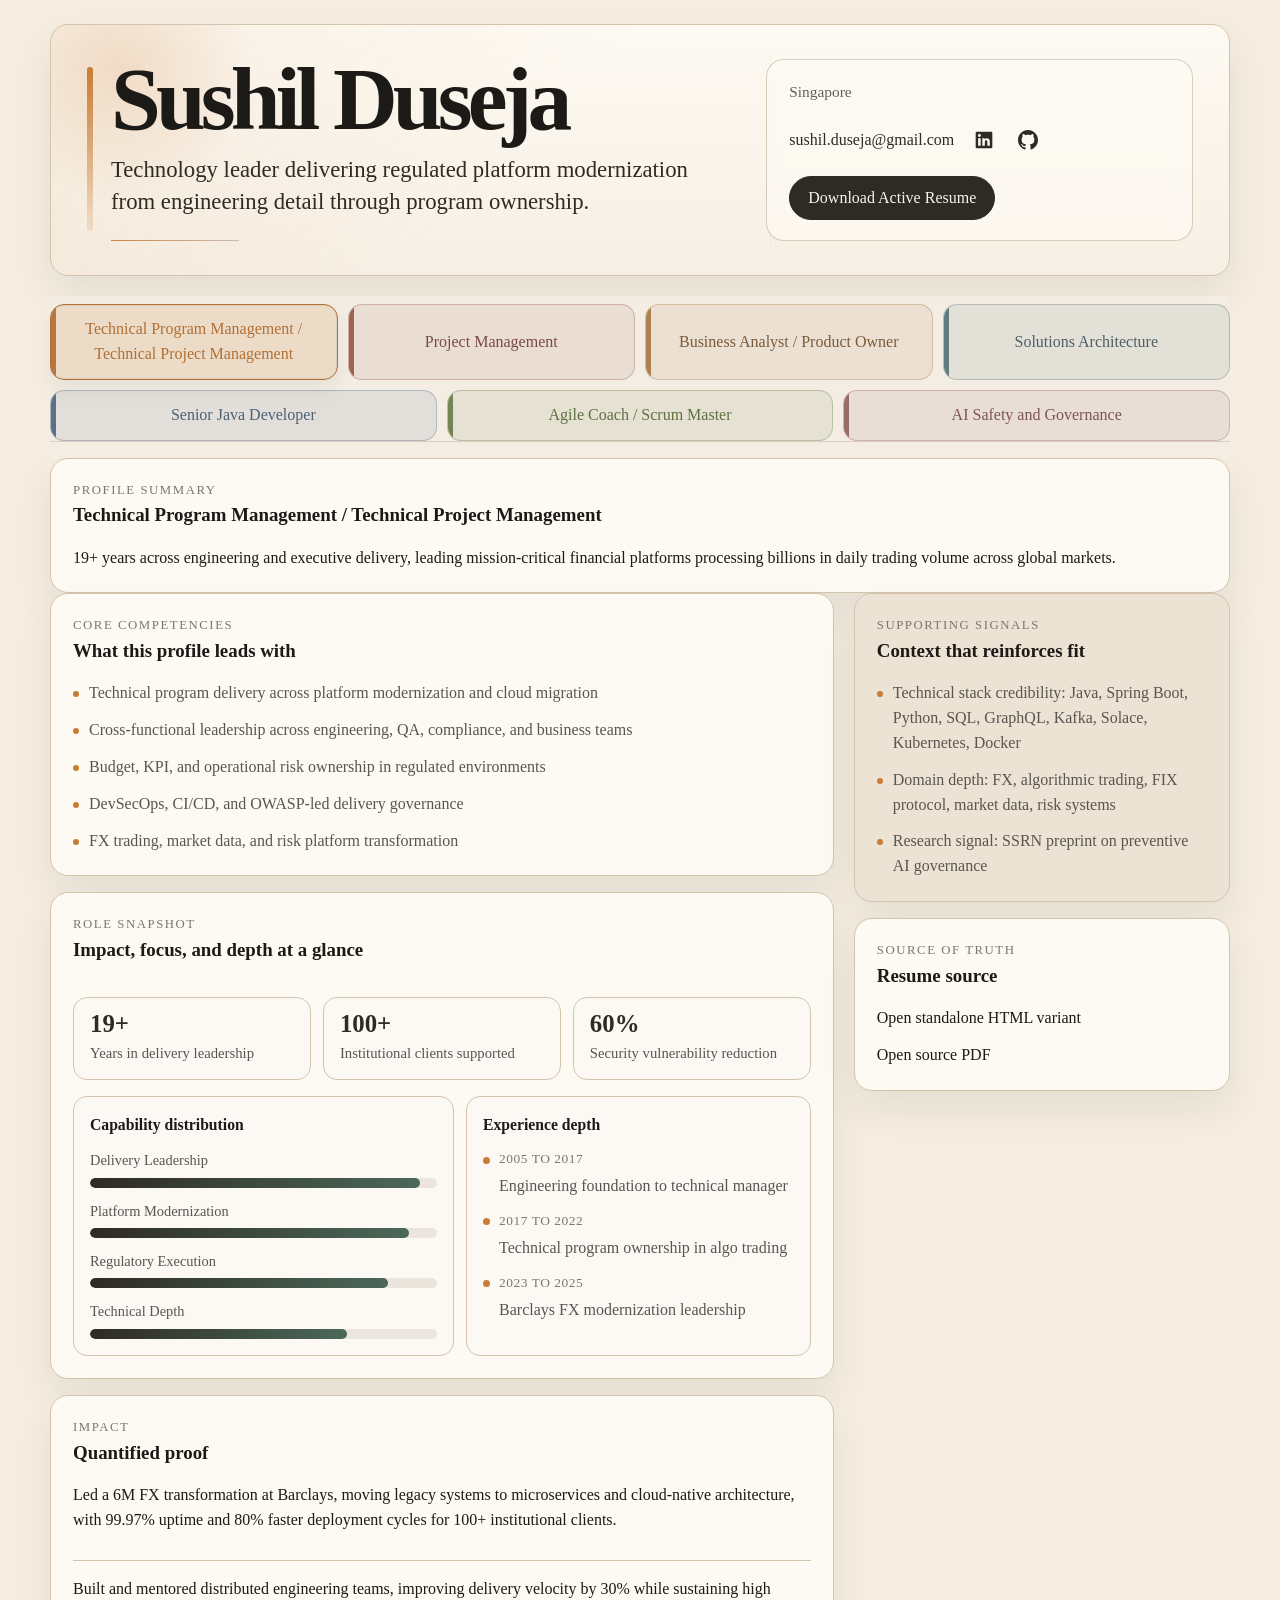
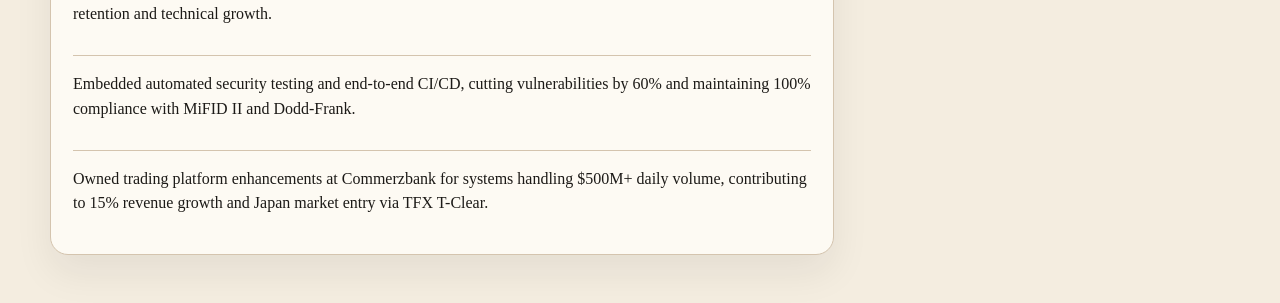
<file: index.html>
<!doctype html>
<html lang="en">
<head>
  <meta charset="utf-8">
  <meta name="viewport" content="width=device-width, initial-scale=1">
  <title>Sushil Duseja | Interactive Resume</title>
  <meta name="description" content="Interactive recruiter-first resume with seven role-specific profiles and direct PDF downloads.">
  <link rel="stylesheet" href="assets/css/styles.css">
</head>
<body data-page="interactive" data-root="">
  <div class="page-shell">
    <header class="site-header">
      <div class="identity-block">
        <p class="eyebrow ui-hidden">Interactive Resume</p>
        <h1>Sushil Duseja</h1>
        <p class="positioning" id="active-positioning"></p>
      </div>
      <div class="contact-block">
        <p class="contact-location">Singapore</p>
        <div class="contact-links">
          <a href="mailto:sushil.duseja@gmail.com">sushil.duseja@gmail.com</a>
          <a href="https://www.linkedin.com/in/sushilduseja" target="_blank" rel="noreferrer" class="icon-link linkedin-link">
            <svg aria-label="LinkedIn" viewBox="0 0 24 24" width="20" height="20" fill="currentColor">
              <path d="M20.5 2h-17A1.5 1.5 0 002 3.5v17A1.5 1.5 0 003.5 22h17a1.5 1.5 0 001.5-1.5v-17A1.5 1.5 0 0020.5 2zM8 19H5v-9h3zM6.5 8.25A1.75 1.75 0 118.3 6.5a1.78 1.78 0 01-1.8 1.75zM19 19h-3v-4.74c0-1.42-.6-1.93-1.38-1.93A1.74 1.74 0 0013 14.19a.66.66 0 000 .14V19h-3v-9h2.9v1.3a3.11 3.11 0 012.7-1.4c1.55 0 3.36.86 3.36 3.66z"/>
            </svg>
          </a>
          <a href="https://github.com/sushilduseja" target="_blank" rel="noreferrer" class="icon-link github-link">
            <svg aria-label="GitHub" viewBox="0 0 24 24" width="20" height="20" fill="currentColor">
              <path d="M12 0c-6.626 0-12 5.373-12 12 0 5.302 3.438 9.8 8.207 11.387.599.111.793-.261.793-.577v-2.234c-3.338.726-4.033-1.416-4.033-1.416-.546-1.387-1.333-1.756-1.333-1.756-1.089-.745.083-.729.083-.729 1.205.084 1.839 1.237 1.839 1.237 1.07 1.834 2.807 1.304 3.492.997.107-.775.418-1.305.762-1.604-2.665-.305-5.467-1.334-5.467-5.931 0-1.311.469-2.381 1.236-3.221-.124-.303-.535-1.524.117-3.176 0 0 1.008-.322 3.301 1.23.957-.266 1.983-.399 3.003-.404 1.02.005 2.047.138 3.006.404 2.291-1.552 3.297-1.23 3.297-1.23.653 1.653.242 2.874.118 3.176.77.84 1.235 1.911 1.235 3.221 0 4.609-2.807 5.624-5.479 5.921.43.372.823 1.102.823 2.222v 3.293c0 .319.192.694.801.576 4.765-1.589 8.199-6.086 8.199-11.386 0-6.627-5.373-12-12-12z"/>
            </svg>
          </a>
        </div>
        <div class="contact-actions">
          <a class="button button-primary" id="active-pdf-link" href="resume/TPM/Sushil_K_Duseja_Resume.pdf" target="_blank" rel="noreferrer">Download Active Resume</a>
        </div>
      </div>
    </header>

    <nav class="tab-bar" aria-label="Resume categories">
      <div class="tab-list" id="tab-list" role="tablist" aria-orientation="horizontal"></div>
    </nav>

    <main class="content-shell" id="profile-root" tabindex="-1"></main>
  </div>

  <script src="assets/data/resume-data.js"></script>
  <script src="assets/js/app.js"></script>
</body>
</html>
</file>
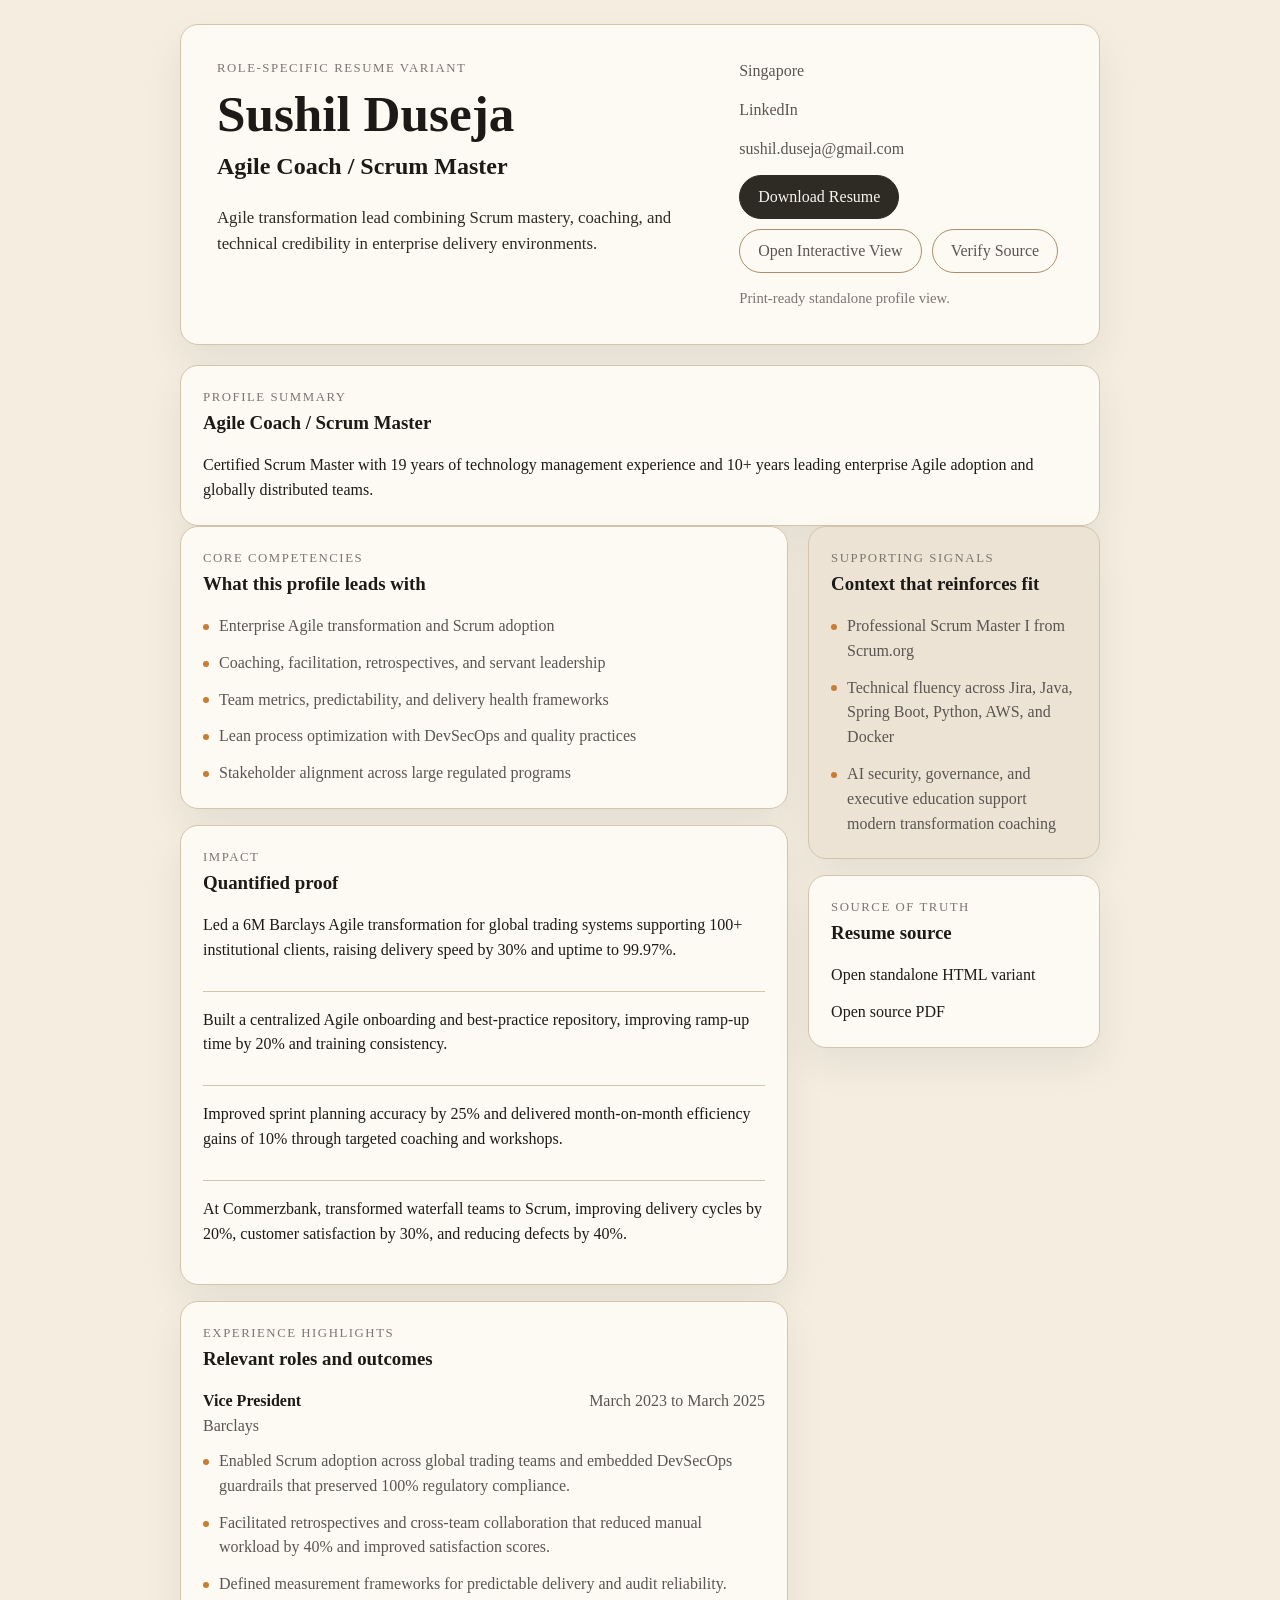
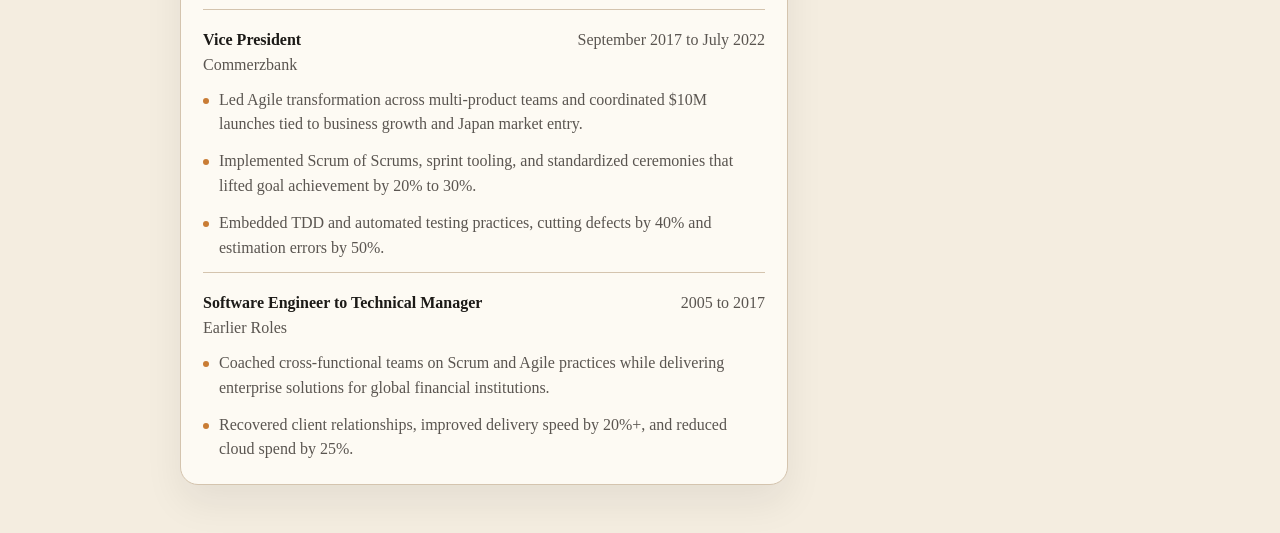
<file: pages/agile-coach-scrum-master.html>
<!doctype html>
<html lang="en">
<head>
  <meta charset="utf-8">
  <meta name="viewport" content="width=device-width, initial-scale=1">
  <title>Sushil Duseja | Agile Coach / Scrum Master</title>
  <link rel="stylesheet" href="../assets/css/styles.css">
</head>
<body data-page="variant" data-profile="sm" data-root="../">
  <main class="variant-page">
    <header class="variant-header">
      <div>
        <p class="eyebrow">Role-Specific Resume Variant</p>
        <h1>Sushil Duseja</h1>
        <h2 id="variant-title"></h2>
        <p class="variant-positioning" id="variant-positioning"></p>
      </div>
      <div class="variant-meta">
        <p>Singapore</p>
        <p><a href="https://www.linkedin.com/in/sushilduseja" target="_blank" rel="noreferrer">LinkedIn</a></p>
        <p><a href="mailto:sushil.duseja@gmail.com">sushil.duseja@gmail.com</a></p>
        <div class="variant-actions">
          <a class="button button-primary" id="variant-pdf-link" href="../resume/SM/CV_Sushil_Duseja.pdf" target="_blank" rel="noreferrer">Download Resume</a>
          <a class="button" id="variant-interactive-link" href="../index.html#sm">Open Interactive View</a>
          <a class="button" id="variant-source-link" href="../resume/SM/CV_Sushil_Duseja.pdf" target="_blank" rel="noreferrer">Verify Source</a>
        </div>
        <p class="print-note">Print-ready standalone profile view.</p>
      </div>
    </header>
    <section class="variant-shell" id="variant-root"></section>
  </main>
  <script src="../assets/data/resume-data.js"></script>
  <script src="../assets/js/app.js"></script>
</body>
</html>
</file>
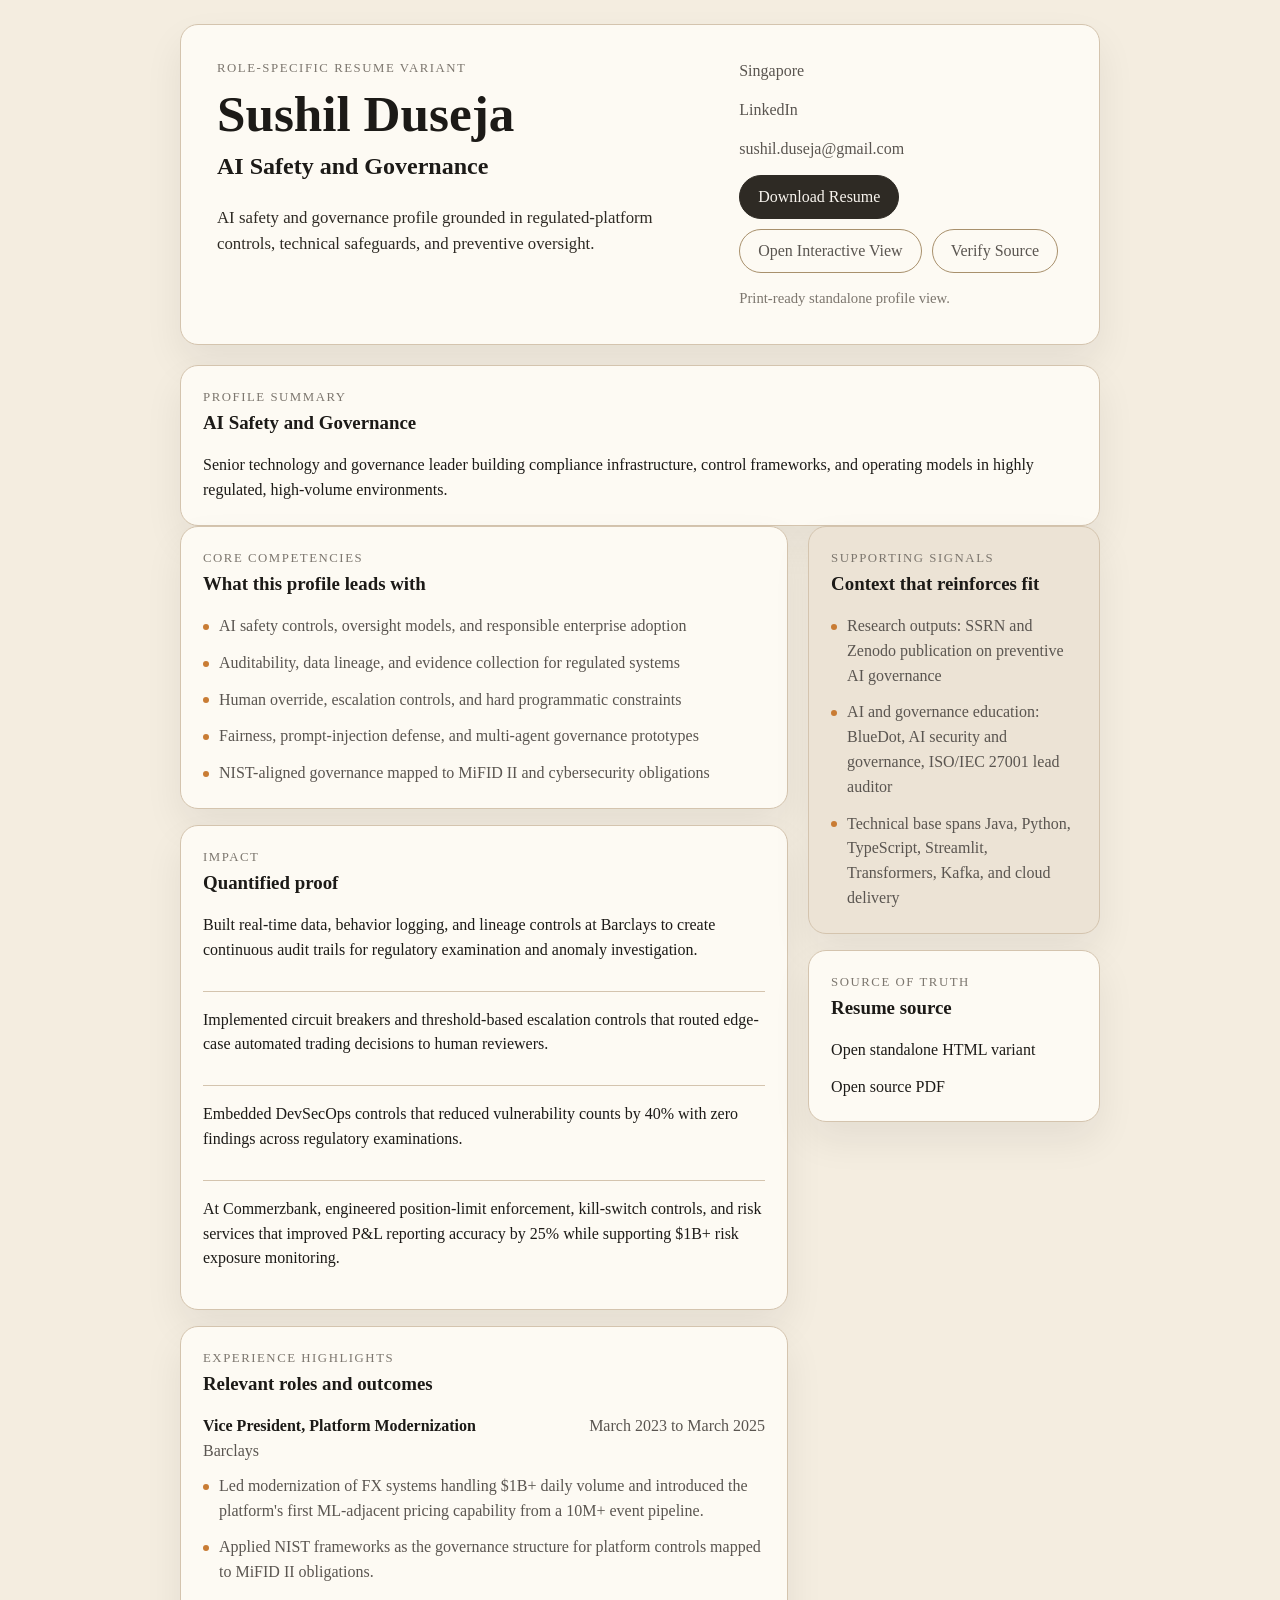
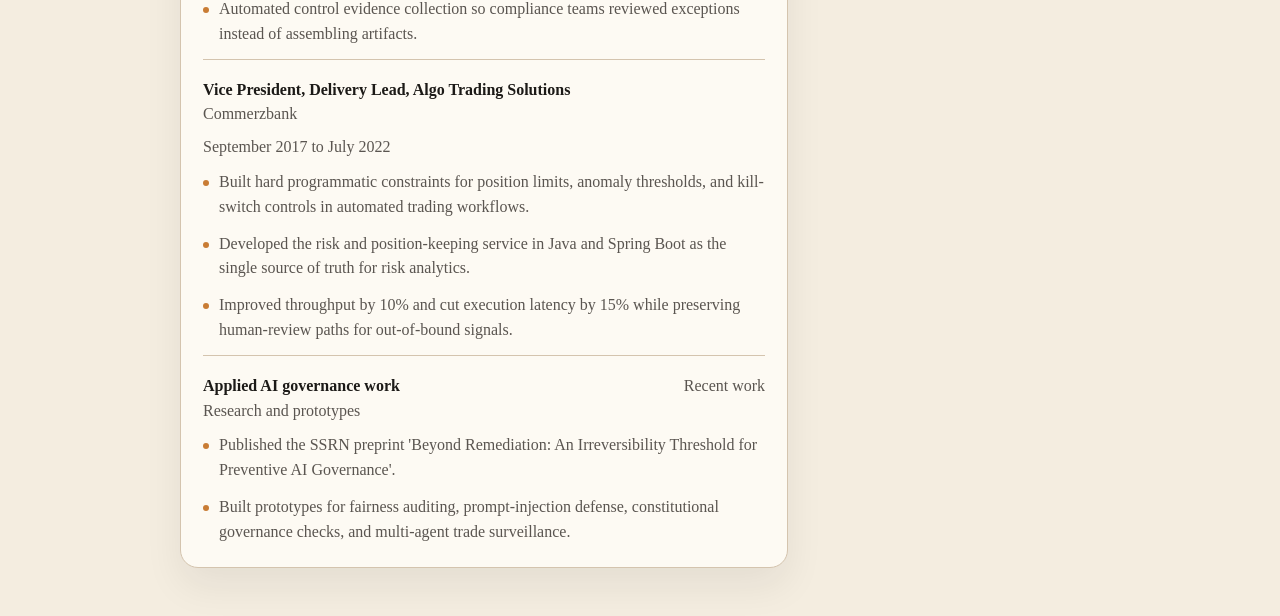
<file: pages/ai-safety-governance.html>
<!doctype html>
<html lang="en">
<head>
  <meta charset="utf-8">
  <meta name="viewport" content="width=device-width, initial-scale=1">
  <title>Sushil Duseja | AI Safety and Governance</title>
  <link rel="stylesheet" href="../assets/css/styles.css">
</head>
<body data-page="variant" data-profile="ai" data-root="../">
  <main class="variant-page">
    <header class="variant-header">
      <div>
        <p class="eyebrow">Role-Specific Resume Variant</p>
        <h1>Sushil Duseja</h1>
        <h2 id="variant-title"></h2>
        <p class="variant-positioning" id="variant-positioning"></p>
      </div>
      <div class="variant-meta">
        <p>Singapore</p>
        <p><a href="https://www.linkedin.com/in/sushilduseja" target="_blank" rel="noreferrer">LinkedIn</a></p>
        <p><a href="mailto:sushil.duseja@gmail.com">sushil.duseja@gmail.com</a></p>
        <div class="variant-actions">
          <a class="button button-primary" id="variant-pdf-link" href="../resume/AI/Resume_Sushil_Duseja.pdf" target="_blank" rel="noreferrer">Download Resume</a>
          <a class="button" id="variant-interactive-link" href="../index.html#ai">Open Interactive View</a>
          <a class="button" id="variant-source-link" href="../resume/AI/Resume_Sushil_Duseja.pdf" target="_blank" rel="noreferrer">Verify Source</a>
        </div>
        <p class="print-note">Print-ready standalone profile view.</p>
      </div>
    </header>
    <section class="variant-shell" id="variant-root"></section>
  </main>
  <script src="../assets/data/resume-data.js"></script>
  <script src="../assets/js/app.js"></script>
</body>
</html>
</file>
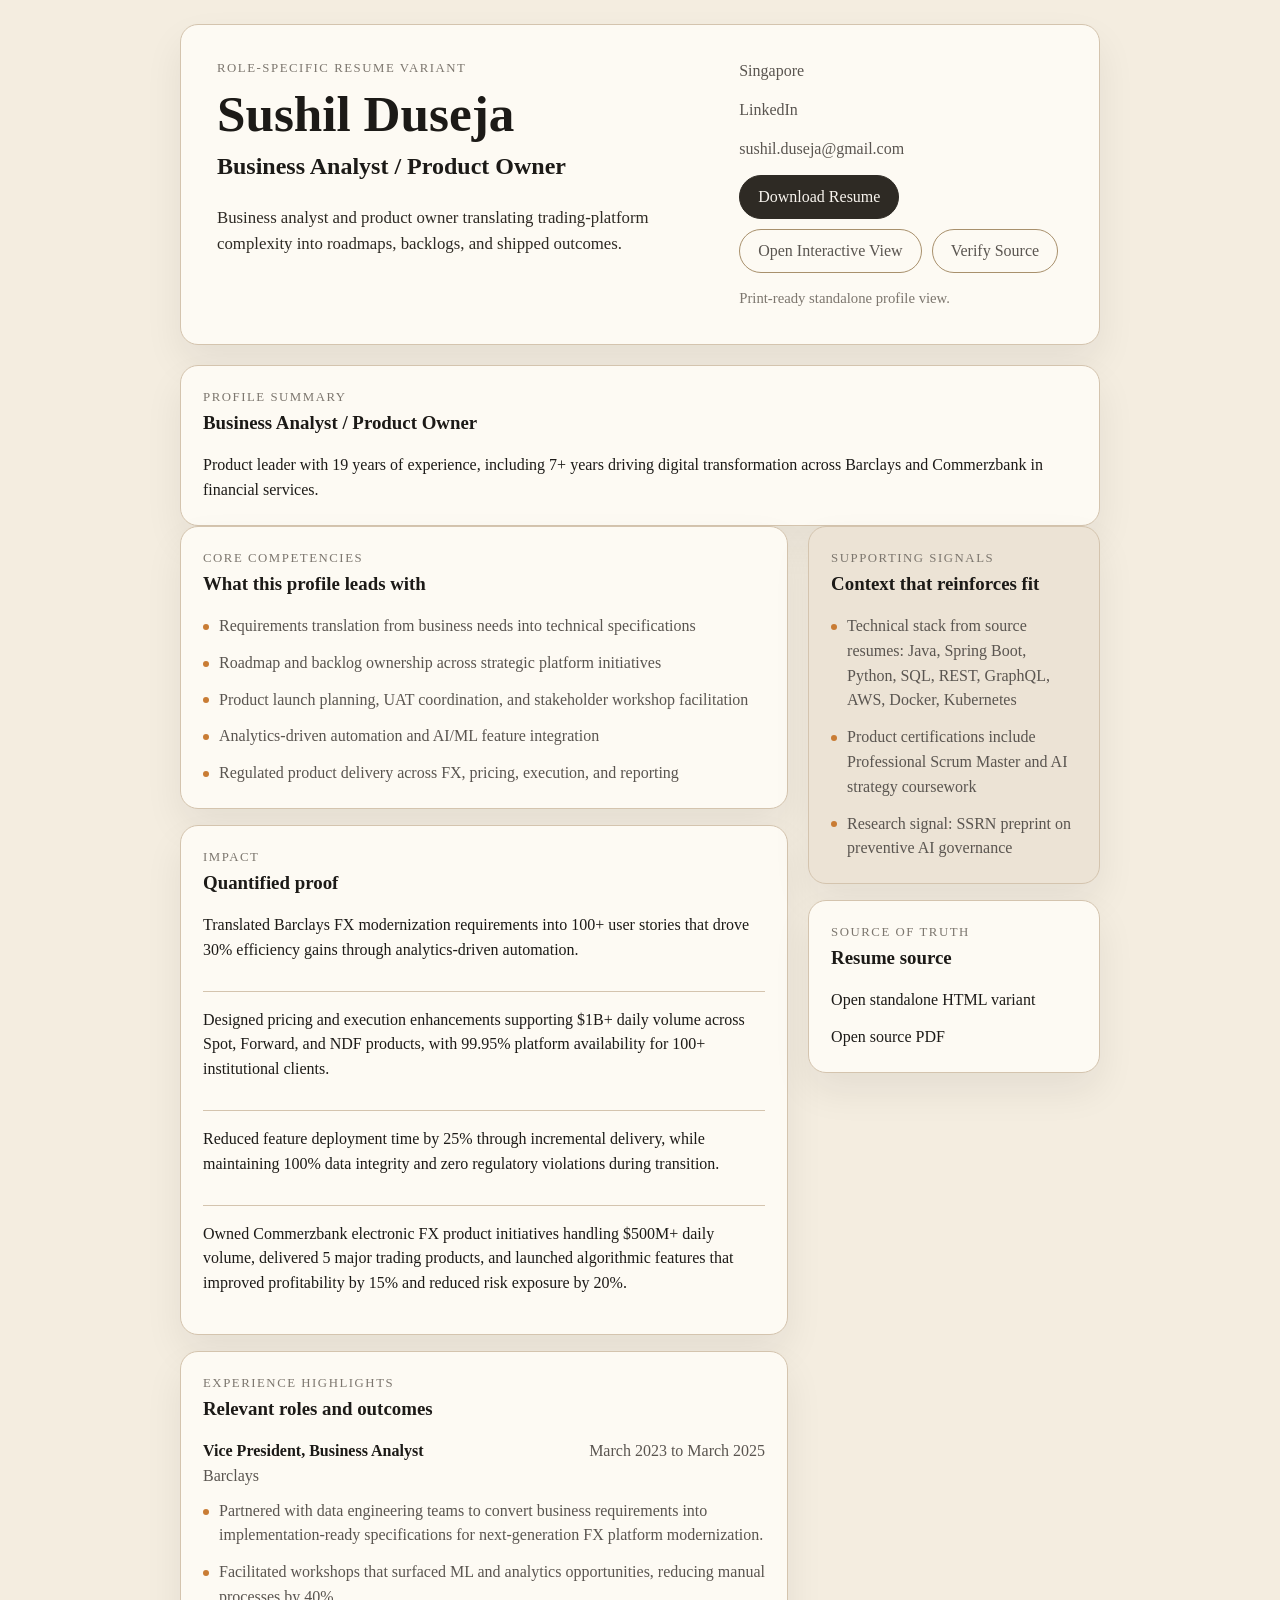
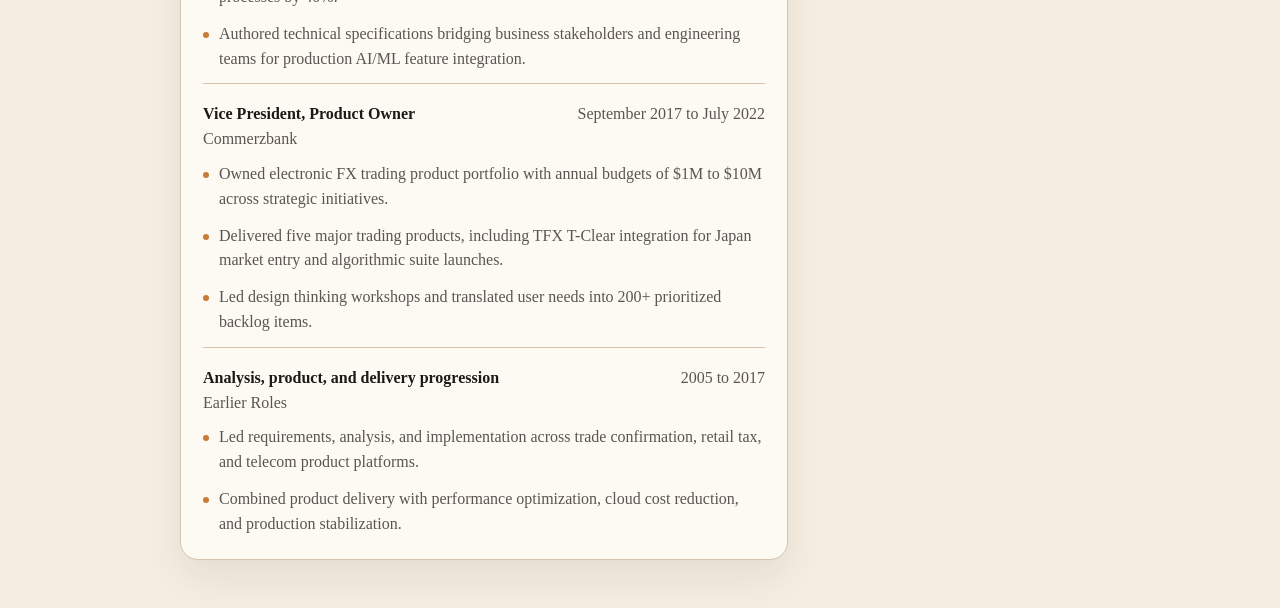
<file: pages/business-analyst-product-owner.html>
<!doctype html>
<html lang="en">
<head>
  <meta charset="utf-8">
  <meta name="viewport" content="width=device-width, initial-scale=1">
  <title>Sushil Duseja | Business Analyst / Product Owner</title>
  <link rel="stylesheet" href="../assets/css/styles.css">
</head>
<body data-page="variant" data-profile="ba" data-root="../">
  <main class="variant-page">
    <header class="variant-header">
      <div>
        <p class="eyebrow">Role-Specific Resume Variant</p>
        <h1>Sushil Duseja</h1>
        <h2 id="variant-title"></h2>
        <p class="variant-positioning" id="variant-positioning"></p>
      </div>
      <div class="variant-meta">
        <p>Singapore</p>
        <p><a href="https://www.linkedin.com/in/sushilduseja" target="_blank" rel="noreferrer">LinkedIn</a></p>
        <p><a href="mailto:sushil.duseja@gmail.com">sushil.duseja@gmail.com</a></p>
        <div class="variant-actions">
          <a class="button button-primary" id="variant-pdf-link" href="../resume/BA/Sushil%20Duseja_Resume.pdf" target="_blank" rel="noreferrer">Download Resume</a>
          <a class="button" id="variant-interactive-link" href="../index.html#ba">Open Interactive View</a>
          <a class="button" id="variant-source-link" href="../resume/BA/Sushil%20Duseja_Resume.pdf" target="_blank" rel="noreferrer">Verify Source</a>
        </div>
        <p class="print-note">Print-ready standalone profile view.</p>
      </div>
    </header>
    <section class="variant-shell" id="variant-root"></section>
  </main>
  <script src="../assets/data/resume-data.js"></script>
  <script src="../assets/js/app.js"></script>
</body>
</html>
</file>
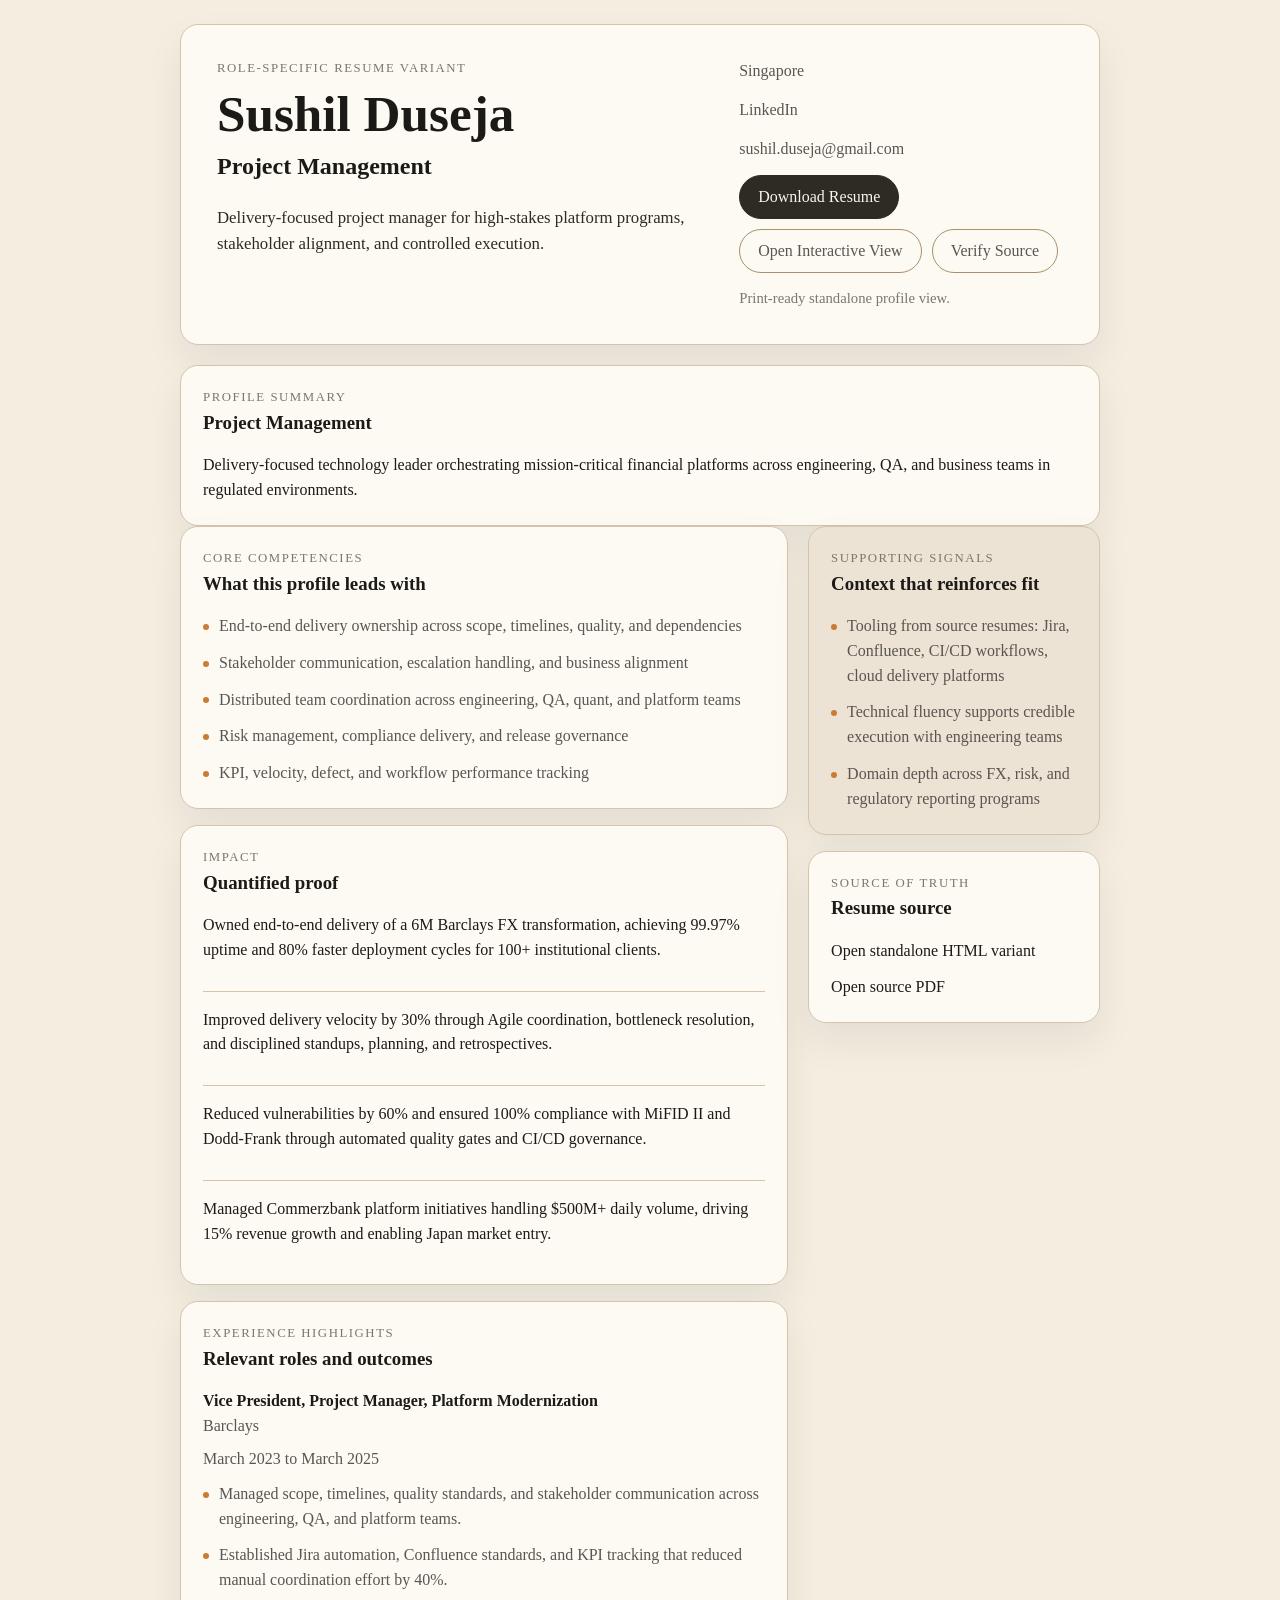
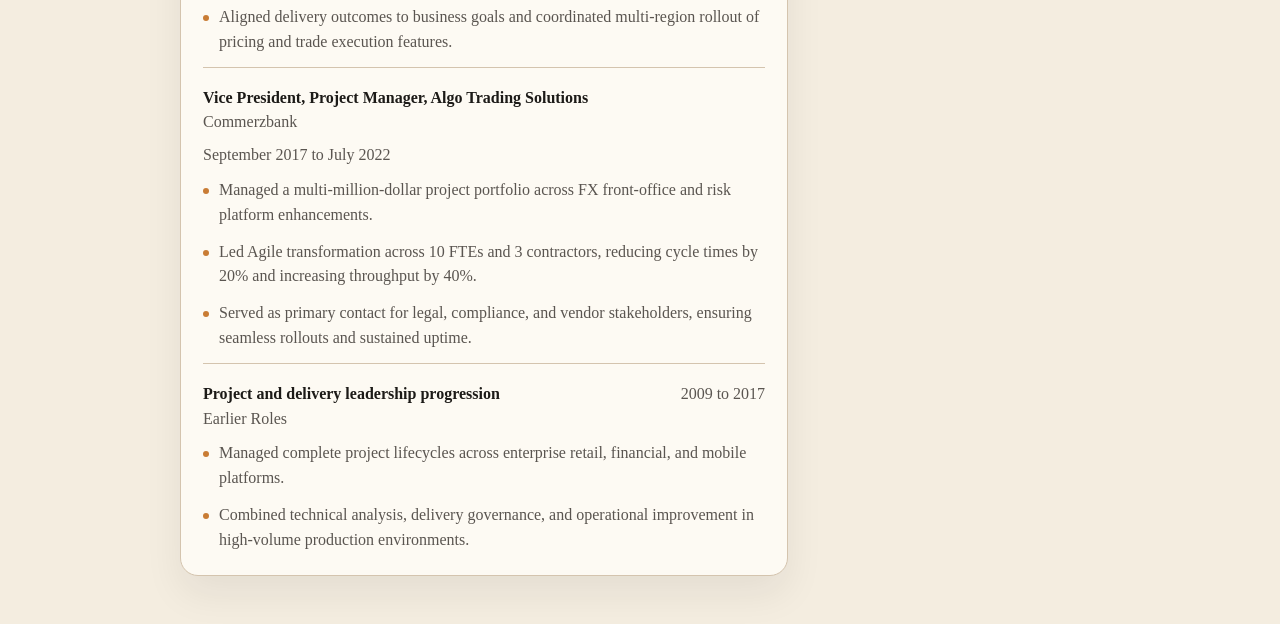
<file: pages/project-management.html>
<!doctype html>
<html lang="en">
<head>
  <meta charset="utf-8">
  <meta name="viewport" content="width=device-width, initial-scale=1">
  <title>Sushil Duseja | Project Management</title>
  <link rel="stylesheet" href="../assets/css/styles.css">
</head>
<body data-page="variant" data-profile="pm" data-root="../">
  <main class="variant-page">
    <header class="variant-header">
      <div>
        <p class="eyebrow">Role-Specific Resume Variant</p>
        <h1>Sushil Duseja</h1>
        <h2 id="variant-title"></h2>
        <p class="variant-positioning" id="variant-positioning"></p>
      </div>
      <div class="variant-meta">
        <p>Singapore</p>
        <p><a href="https://www.linkedin.com/in/sushilduseja" target="_blank" rel="noreferrer">LinkedIn</a></p>
        <p><a href="mailto:sushil.duseja@gmail.com">sushil.duseja@gmail.com</a></p>
        <div class="variant-actions">
          <a class="button button-primary" id="variant-pdf-link" href="../resume/PM/Sushil_Duseja_Resume.pdf" target="_blank" rel="noreferrer">Download Resume</a>
          <a class="button" id="variant-interactive-link" href="../index.html#pm">Open Interactive View</a>
          <a class="button" id="variant-source-link" href="../resume/PM/Sushil_Duseja_Resume.pdf" target="_blank" rel="noreferrer">Verify Source</a>
        </div>
        <p class="print-note">Print-ready standalone profile view.</p>
      </div>
    </header>
    <section class="variant-shell" id="variant-root"></section>
  </main>
  <script src="../assets/data/resume-data.js"></script>
  <script src="../assets/js/app.js"></script>
</body>
</html>
</file>
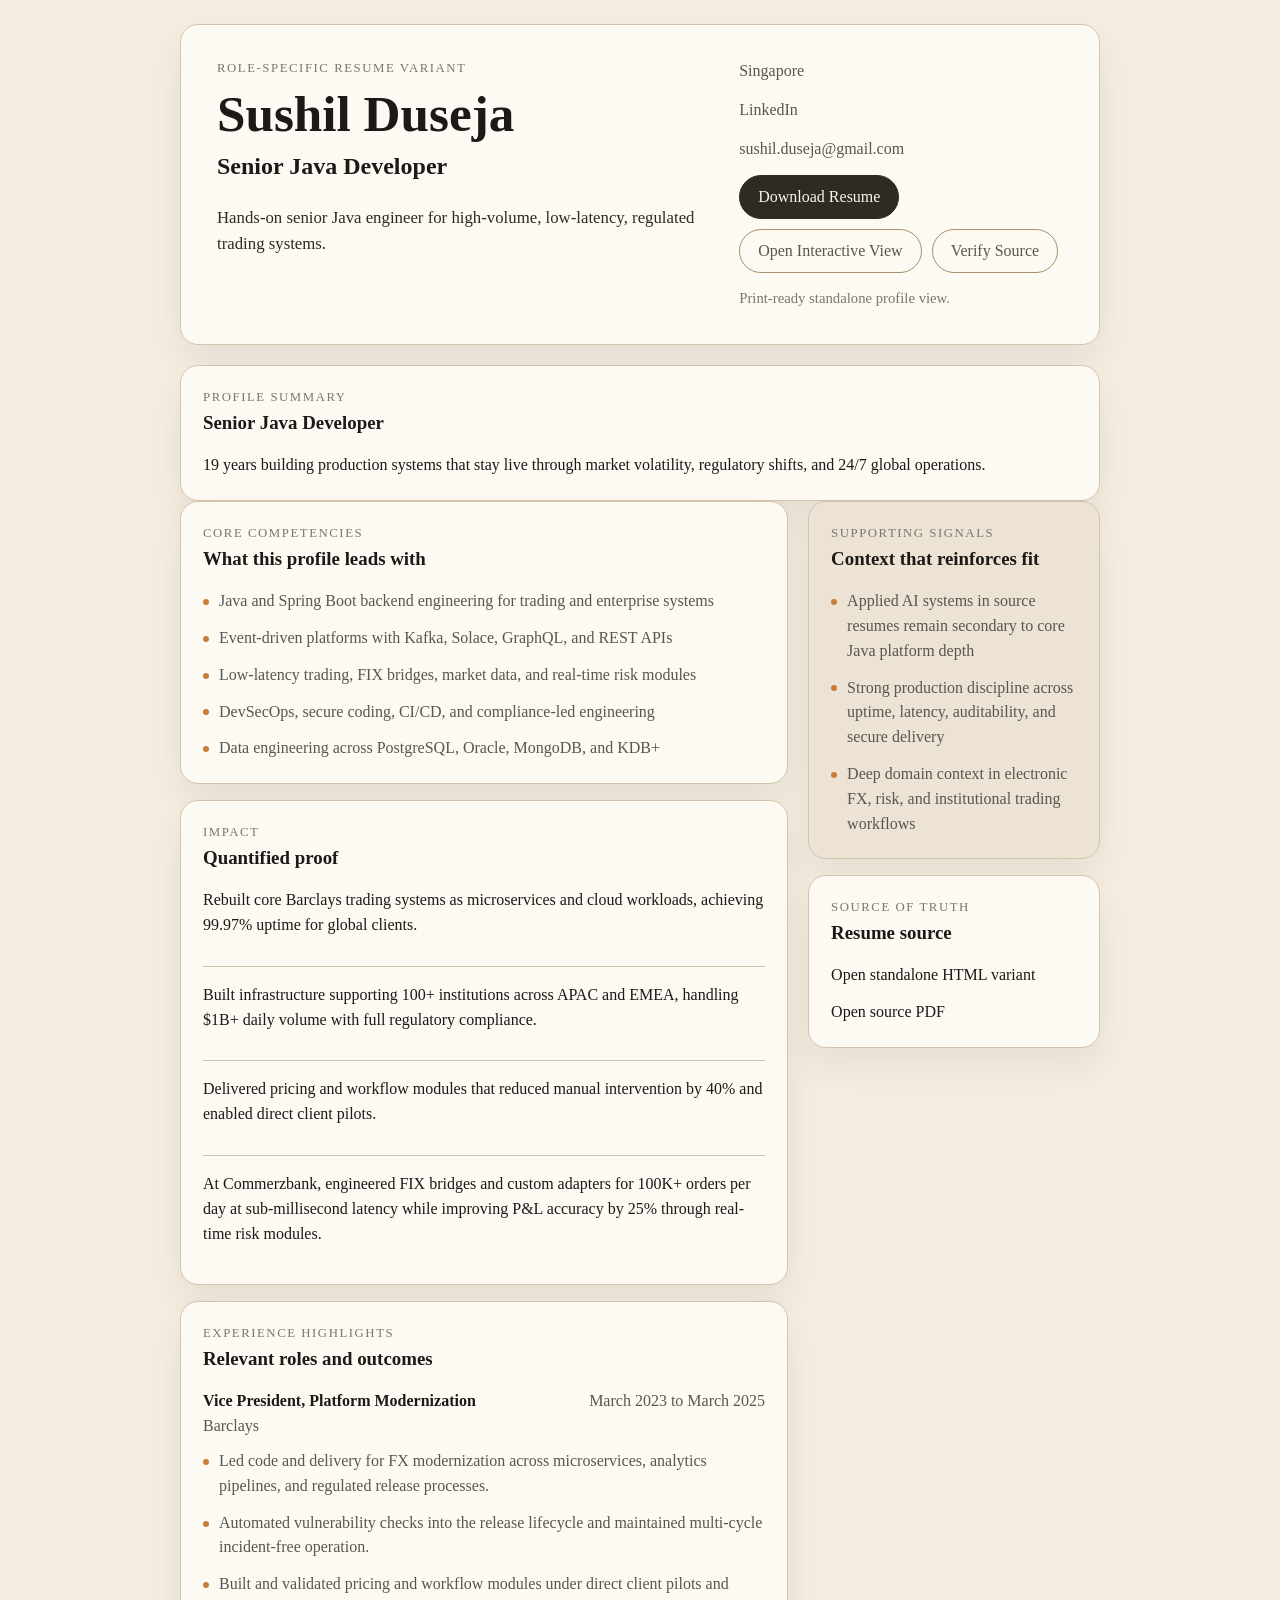
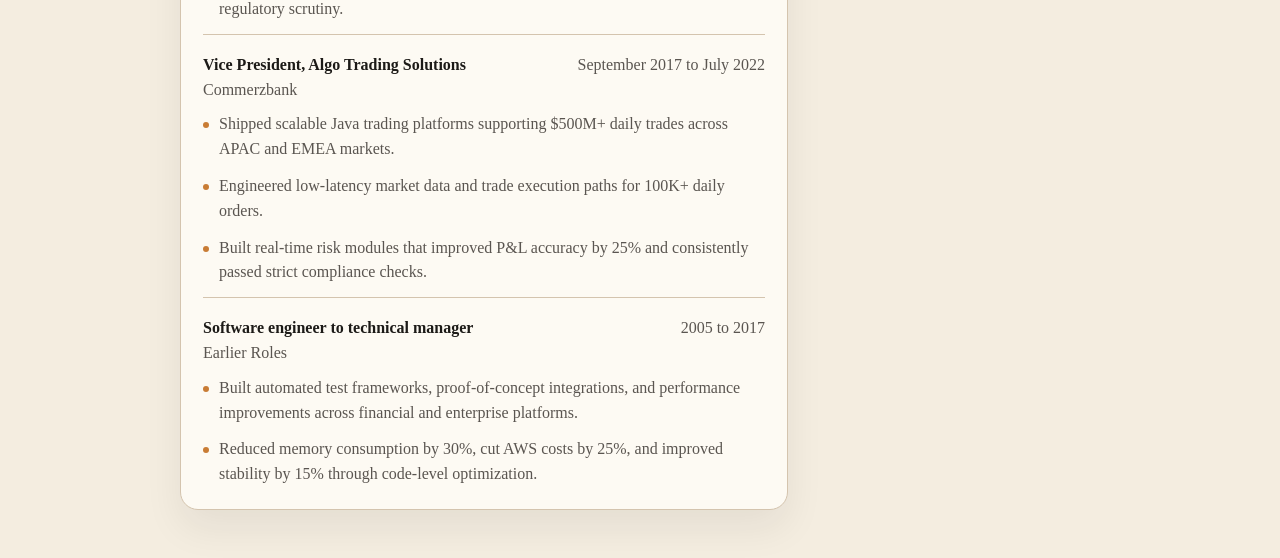
<file: pages/senior-java-developer.html>
<!doctype html>
<html lang="en">
<head>
  <meta charset="utf-8">
  <meta name="viewport" content="width=device-width, initial-scale=1">
  <title>Sushil Duseja | Senior Java Developer</title>
  <link rel="stylesheet" href="../assets/css/styles.css">
</head>
<body data-page="variant" data-profile="jd" data-root="../">
  <main class="variant-page">
    <header class="variant-header">
      <div>
        <p class="eyebrow">Role-Specific Resume Variant</p>
        <h1>Sushil Duseja</h1>
        <h2 id="variant-title"></h2>
        <p class="variant-positioning" id="variant-positioning"></p>
      </div>
      <div class="variant-meta">
        <p>Singapore</p>
        <p><a href="https://www.linkedin.com/in/sushilduseja" target="_blank" rel="noreferrer">LinkedIn</a></p>
        <p><a href="mailto:sushil.duseja@gmail.com">sushil.duseja@gmail.com</a></p>
        <div class="variant-actions">
          <a class="button button-primary" id="variant-pdf-link" href="../resume/JD/Duseja_Sushil_Kumar_Resume.pdf" target="_blank" rel="noreferrer">Download Resume</a>
          <a class="button" id="variant-interactive-link" href="../index.html#jd">Open Interactive View</a>
          <a class="button" id="variant-source-link" href="../resume/JD/Duseja_Sushil_Kumar_Resume.pdf" target="_blank" rel="noreferrer">Verify Source</a>
        </div>
        <p class="print-note">Print-ready standalone profile view.</p>
      </div>
    </header>
    <section class="variant-shell" id="variant-root"></section>
  </main>
  <script src="../assets/data/resume-data.js"></script>
  <script src="../assets/js/app.js"></script>
</body>
</html>
</file>
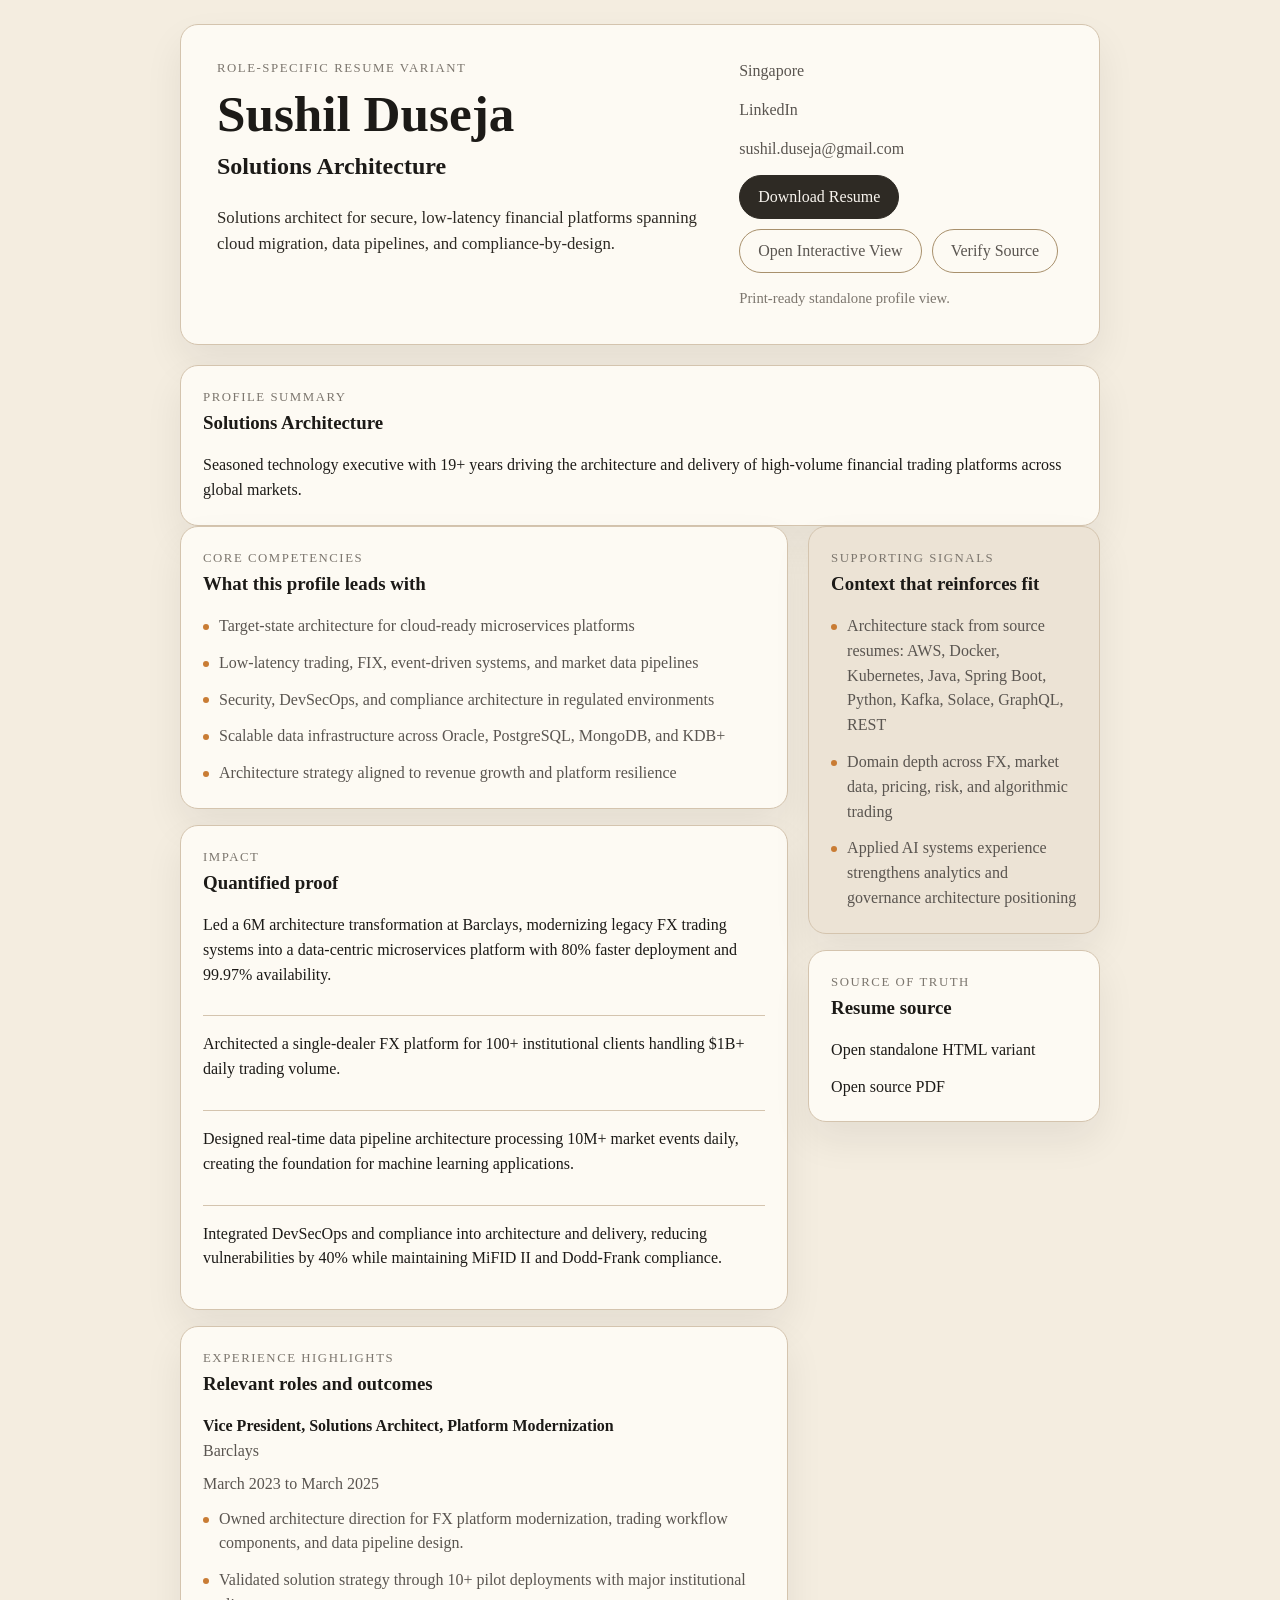
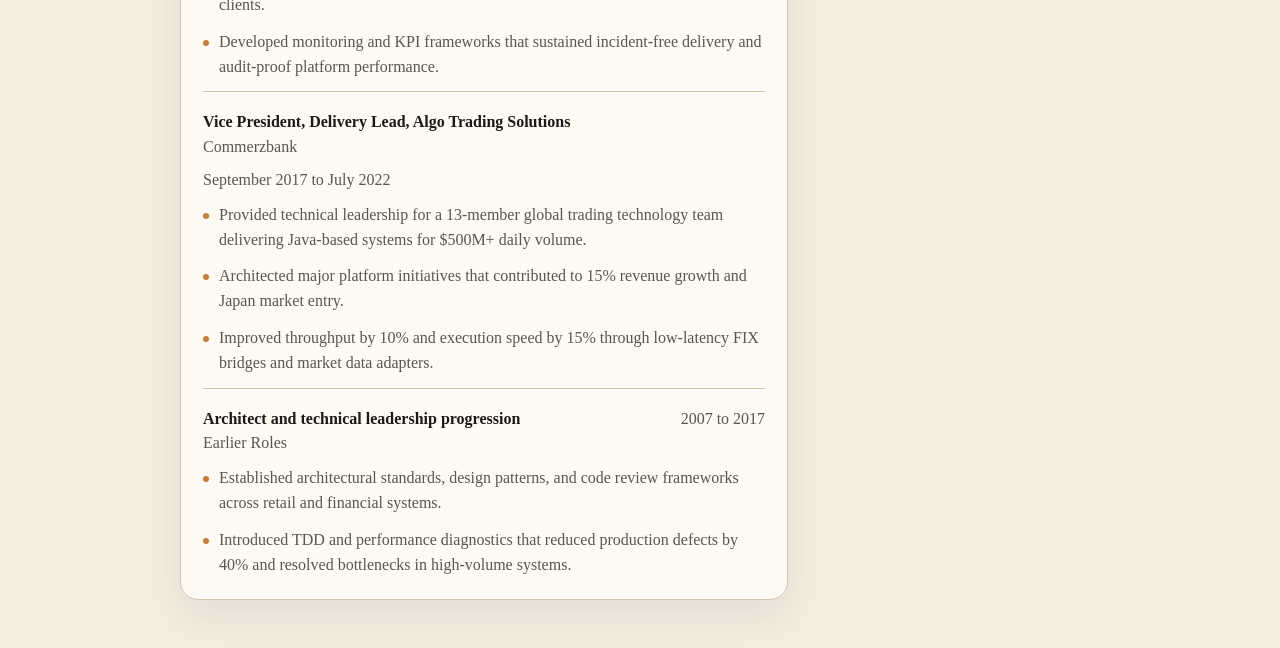
<file: pages/solutions-architecture.html>
<!doctype html>
<html lang="en">
<head>
  <meta charset="utf-8">
  <meta name="viewport" content="width=device-width, initial-scale=1">
  <title>Sushil Duseja | Solutions Architecture</title>
  <link rel="stylesheet" href="../assets/css/styles.css">
</head>
<body data-page="variant" data-profile="sa" data-root="../">
  <main class="variant-page">
    <header class="variant-header">
      <div>
        <p class="eyebrow">Role-Specific Resume Variant</p>
        <h1>Sushil Duseja</h1>
        <h2 id="variant-title"></h2>
        <p class="variant-positioning" id="variant-positioning"></p>
      </div>
      <div class="variant-meta">
        <p>Singapore</p>
        <p><a href="https://www.linkedin.com/in/sushilduseja" target="_blank" rel="noreferrer">LinkedIn</a></p>
        <p><a href="mailto:sushil.duseja@gmail.com">sushil.duseja@gmail.com</a></p>
        <div class="variant-actions">
          <a class="button button-primary" id="variant-pdf-link" href="../resume/SA/Sushil_Kumar_Duseja_Resume.pdf" target="_blank" rel="noreferrer">Download Resume</a>
          <a class="button" id="variant-interactive-link" href="../index.html#sa">Open Interactive View</a>
          <a class="button" id="variant-source-link" href="../resume/SA/Sushil_Kumar_Duseja_Resume.pdf" target="_blank" rel="noreferrer">Verify Source</a>
        </div>
        <p class="print-note">Print-ready standalone profile view.</p>
      </div>
    </header>
    <section class="variant-shell" id="variant-root"></section>
  </main>
  <script src="../assets/data/resume-data.js"></script>
  <script src="../assets/js/app.js"></script>
</body>
</html>
</file>
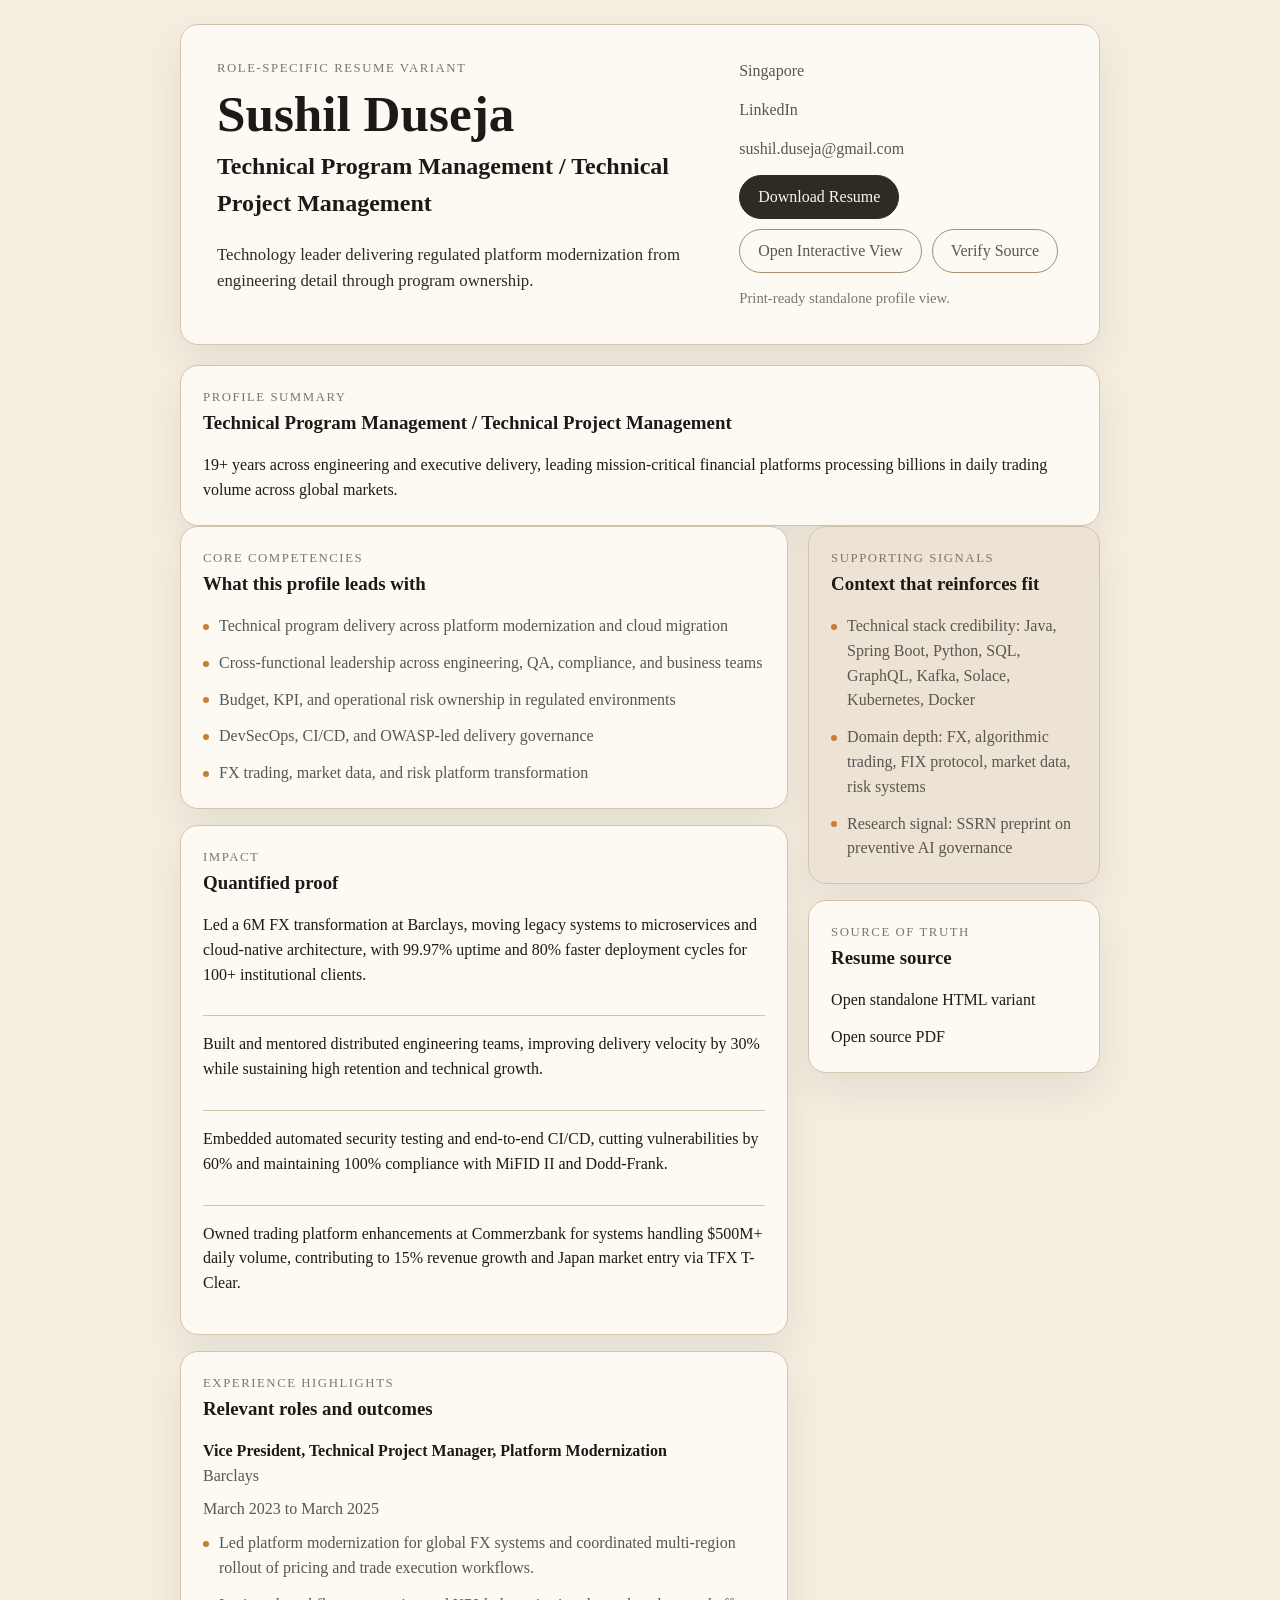
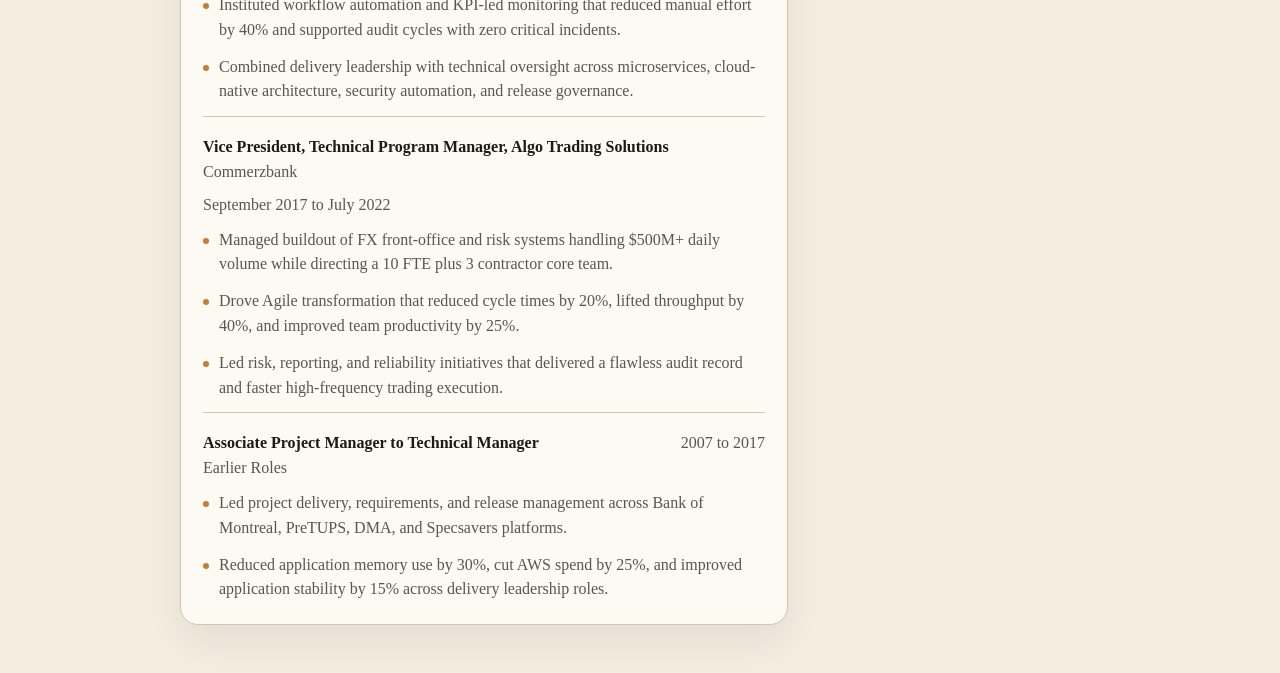
<file: pages/technical-program-management.html>
<!doctype html>
<html lang="en">
<head>
  <meta charset="utf-8">
  <meta name="viewport" content="width=device-width, initial-scale=1">
  <title>Sushil Duseja | Technical Program Management</title>
  <link rel="stylesheet" href="../assets/css/styles.css">
</head>
<body data-page="variant" data-profile="tpm" data-root="../">
  <main class="variant-page">
    <header class="variant-header">
      <div>
        <p class="eyebrow">Role-Specific Resume Variant</p>
        <h1>Sushil Duseja</h1>
        <h2 id="variant-title"></h2>
        <p class="variant-positioning" id="variant-positioning"></p>
      </div>
      <div class="variant-meta">
        <p>Singapore</p>
        <p><a href="https://www.linkedin.com/in/sushilduseja" target="_blank" rel="noreferrer">LinkedIn</a></p>
        <p><a href="mailto:sushil.duseja@gmail.com">sushil.duseja@gmail.com</a></p>
        <div class="variant-actions">
          <a class="button button-primary" id="variant-pdf-link" href="../resume/TPM/Sushil_K_Duseja_Resume.pdf" target="_blank" rel="noreferrer">Download Resume</a>
          <a class="button" id="variant-interactive-link" href="../index.html#tpm">Open Interactive View</a>
          <a class="button" id="variant-source-link" href="../resume/TPM/Sushil_K_Duseja_Resume.pdf" target="_blank" rel="noreferrer">Verify Source</a>
        </div>
        <p class="print-note">Print-ready standalone profile view.</p>
      </div>
    </header>
    <section class="variant-shell" id="variant-root"></section>
  </main>
  <script src="../assets/data/resume-data.js"></script>
  <script src="../assets/js/app.js"></script>
</body>
</html>
</file>
<file: assets/css/styles.css>
:root {
  --color-primary: #2e2a24;
  --color-secondary: #655e55;
  --color-accent: #c97c34;
  --color-background: #f4ede0;
  --color-surface: #fdfaf3;
  --color-surface-muted: #ece3d5;
  --color-border: #d4c4ae;
  --color-border-strong: #a8906c;
  --color-text: #1c1a17;
  --color-text-muted: #5a5550;
  --color-text-soft: #7c766e;
  --shadow-soft: 0 18px 38px rgba(28, 26, 23, 0.07);
  --shadow-lift: 0 14px 30px rgba(28, 26, 23, 0.12);
  --max: 1180px;
  --radius: 18px;
  --transition-fast: 160ms ease;
  --transition-panel: 220ms ease;
}

*,
*::before,
*::after {
  box-sizing: border-box;
}

html {
  scroll-behavior: smooth;
}

body {
  margin: 0;
  font-family: Georgia, "Times New Roman", serif;
  background: var(--color-background);
  color: var(--color-text);
  line-height: 1.55;
}

a {
  color: inherit;
}

button,
a,
input,
textarea,
select {
  font: inherit;
}

.page-shell {
  width: min(calc(100% - 32px), var(--max));
  margin: 0 auto;
  padding: 24px 0 48px;
}

.site-header,
.variant-header,
.section-card,
.summary-card,
.support-card,
.variant-card {
  background: var(--color-surface);
  border: 1px solid var(--color-border);
  border-radius: var(--radius);
  box-shadow: var(--shadow-soft);
  transition: border-color var(--transition-fast), box-shadow var(--transition-fast), transform var(--transition-fast);
}

.site-header,
.variant-header {
  display: grid;
  grid-template-columns: minmax(0, 1.45fr) minmax(320px, 0.95fr);
  gap: 28px;
  padding: 34px 36px;
  margin-bottom: 20px;
}

.site-header {
  position: relative;
  overflow: hidden;
  isolation: isolate;
  background:
    linear-gradient(135deg, rgba(201, 124, 52, 0.08) 0%, rgba(201, 124, 52, 0) 42%),
    linear-gradient(180deg, #fdfaf3 0%, #f7efe4 100%);
}

.site-header::before {
  content: "";
  position: absolute;
  left: -72px;
  top: -96px;
  width: 280px;
  height: 280px;
  border-radius: 50%;
  background: radial-gradient(circle, rgba(201, 124, 52, 0.22) 0%, rgba(201, 124, 52, 0) 68%);
  opacity: 0.8;
  pointer-events: none;
}

.site-header::after {
  content: "";
  position: absolute;
  inset: 18px auto 18px 61%;
  width: 1px;
  background: linear-gradient(180deg, rgba(168, 144, 108, 0), rgba(168, 144, 108, 0.48), rgba(168, 144, 108, 0));
  pointer-events: none;
}

.eyebrow {
  margin: 0 0 10px;
  font-size: 0.8rem;
  letter-spacing: 0.12em;
  text-transform: uppercase;
  color: var(--color-text-soft);
}

h1,
h2,
h3,
h4,
p {
  margin-top: 0;
}

h1 {
  margin-bottom: 10px;
  font-size: clamp(2.15rem, 4vw, 3.7rem);
  line-height: 0.96;
}

.positioning {
  margin-bottom: 0;
  font-size: 1.23rem;
  color: var(--color-primary);
  max-width: 44rem;
}

.variant-positioning {
  margin-bottom: 0;
  font-size: 1.05rem;
  color: var(--color-primary);
  max-width: 44rem;
}

.contact-block,
.variant-meta {
  display: flex;
  flex-direction: column;
  align-items: flex-start;
  gap: 14px;
  color: var(--color-text-muted);
  justify-content: space-between;
}

.identity-block,
.contact-block {
  position: relative;
  z-index: 1;
}

.identity-block {
  padding-left: 24px;
}

.identity-block h1 {
  margin-bottom: 14px;
  font-size: clamp(3.3rem, 7vw, 5.6rem);
  line-height: 0.9;
  letter-spacing: -0.055em;
  text-wrap: balance;
}

.site-header .positioning {
  font-size: clamp(1.18rem, 2vw, 1.42rem);
  max-width: 38rem;
  line-height: 1.42;
  text-wrap: balance;
}

.identity-block::before {
  content: "";
  position: absolute;
  left: 0;
  top: 8px;
  bottom: 10px;
  width: 6px;
  border-radius: 999px;
  background: linear-gradient(180deg, var(--color-accent), rgba(201, 124, 52, 0.14));
}

.identity-block::after {
  content: "";
  display: block;
  width: 128px;
  height: 1px;
  margin-top: 22px;
  background: linear-gradient(90deg, rgba(201, 124, 52, 0.92), rgba(46, 42, 36, 0.24));
}

.contact-block {
  align-self: stretch;
  padding: 20px 22px;
  border-radius: 18px;
  border: 1px solid rgba(168, 144, 108, 0.42);
  background: rgba(253, 250, 243, 0.76);
  box-shadow: inset 0 1px 0 rgba(255, 255, 255, 0.7);
  backdrop-filter: blur(6px);
}

.contact-block p,
.variant-meta p {
  margin-bottom: 0;
}

.contact-location {
  font-size: 0.96rem;
  color: var(--color-secondary);
}

.contact-links {
  display: flex;
  flex-wrap: wrap;
  gap: 14px 16px;
  align-items: center;
}

.contact-links a,
.variant-meta a {
  text-decoration: none;
}

.contact-links a {
  color: var(--color-primary);
}

.icon-link {
  display: inline-flex;
  align-items: center;
  justify-content: center;
  width: 28px;
  height: 28px;
  border-radius: 6px;
  transition: background-color var(--transition-fast), color var(--transition-fast), transform var(--transition-fast);
}

.icon-link:hover,
.icon-link:focus-visible {
  background-color: rgba(201, 124, 52, 0.12);
  color: var(--color-accent);
  transform: translateY(-2px);
}

.icon-link svg {
  width: 20px;
  height: 20px;
}

.contact-links a:hover,
.contact-links a:focus-visible,
.meta-list a:hover,
.meta-list a:focus-visible,
.variant-meta a:hover,
.variant-meta a:focus-visible {
  color: var(--color-accent);
}

.contact-actions {
  display: flex;
  flex-wrap: wrap;
  gap: 12px;
}

.button {
  display: inline-flex;
  align-items: center;
  justify-content: center;
  min-height: 44px;
  padding: 0 18px;
  border-radius: 999px;
  border: 1px solid var(--color-border-strong);
  text-decoration: none;
  transition: background-color var(--transition-fast), color var(--transition-fast), border-color var(--transition-fast), transform var(--transition-fast), box-shadow var(--transition-fast);
}

.button:hover,
.button:focus-visible {
  transform: translateY(-1px);
  box-shadow: 0 10px 18px rgba(176, 106, 60, 0.12);
}

.button-primary {
  background: var(--color-primary);
  border-color: var(--color-primary);
  color: #f8f4ee;
}

.button-primary:hover,
.button-primary:focus-visible {
  background: #1f3028;
  border-color: #1f3028;
}

.tab-bar {
  position: sticky;
  top: 0;
  z-index: 20;
  padding: 8px 0 16px;
  background: rgba(243, 237, 228, 0.96);
  border-bottom: none;
  backdrop-filter: blur(8px);
}

.tab-list {
  display: flex;
  flex-wrap: wrap;
  gap: 10px;
  border-bottom: 1px solid rgba(163, 140, 116, 0.32);
}

.tab {
  --tab-ink: var(--color-text-muted);
  --tab-border-local: var(--color-border);
  --tab-bg: rgba(252, 250, 243, 0.84);
  --tab-strong: var(--color-primary);
  --tab-active-bg: rgba(253, 250, 243, 0.98);
  flex: 1 1 calc(25% - 8px);
  min-height: 44px;
  width: 100%;
  padding: 12px 16px;
  border-radius: 14px;
  position: relative;
  overflow: hidden;
  border: 1px solid var(--tab-border-local);
  background: var(--tab-bg);
  color: var(--tab-ink);
  cursor: pointer;
  text-align: center;
  transition: background-color var(--transition-fast), border-color var(--transition-fast), color var(--transition-fast), transform var(--transition-fast), box-shadow var(--transition-fast);
}

.tab::before {
  content: "";
  position: absolute;
  inset: 0 auto 0 0;
  width: 5px;
  border-radius: 14px 0 0 14px;
  background: var(--tab-strong);
  opacity: 0.92;
}

.tab:hover,
.tab:focus-visible {
  border-color: var(--tab-strong);
  color: var(--color-text);
  box-shadow: 0 8px 16px rgba(29, 36, 31, 0.06);
}

.tab[aria-selected="true"] {
  background: var(--tab-active-bg);
  border-color: var(--tab-strong);
  color: var(--tab-strong);
  box-shadow: inset 0 0 0 1px rgba(46, 42, 36, 0.08), 0 10px 22px rgba(28, 26, 23, 0.06);
}

.tab[data-profile-id="tpm"] {
  --tab-ink: #6c4d2c;
  --tab-border-local: rgba(176, 117, 58, 0.34);
  --tab-bg: rgba(201, 124, 52, 0.1);
  --tab-strong: #b17034;
  --tab-active-bg: rgba(201, 124, 52, 0.16);
}

.tab[data-profile-id="pm"] {
  --tab-ink: #7a4c41;
  --tab-border-local: rgba(153, 88, 72, 0.34);
  --tab-bg: rgba(153, 88, 72, 0.1);
  --tab-strong: #975848;
  --tab-active-bg: rgba(153, 88, 72, 0.16);
}

.tab[data-profile-id="ba"] {
  --tab-ink: #7a5b3a;
  --tab-border-local: rgba(168, 121, 66, 0.34);
  --tab-bg: rgba(168, 121, 66, 0.1);
  --tab-strong: #a87942;
  --tab-active-bg: rgba(168, 121, 66, 0.16);
}

.tab[data-profile-id="sa"] {
  --tab-ink: #4f5f65;
  --tab-border-local: rgba(86, 114, 122, 0.34);
  --tab-bg: rgba(86, 114, 122, 0.1);
  --tab-strong: #56727a;
  --tab-active-bg: rgba(86, 114, 122, 0.16);
}

.tab[data-profile-id="jd"] {
  --tab-ink: #4d6274;
  --tab-border-local: rgba(79, 104, 126, 0.34);
  --tab-bg: rgba(79, 104, 126, 0.1);
  --tab-strong: #4f687e;
  --tab-active-bg: rgba(79, 104, 126, 0.16);
}

.tab[data-profile-id="sm"] {
  --tab-ink: #5f7042;
  --tab-border-local: rgba(106, 125, 74, 0.34);
  --tab-bg: rgba(106, 125, 74, 0.1);
  --tab-strong: #6a7d4a;
  --tab-active-bg: rgba(106, 125, 74, 0.16);
}

.tab[data-profile-id="ai"] {
  --tab-ink: #7d5554;
  --tab-border-local: rgba(146, 96, 94, 0.34);
  --tab-bg: rgba(146, 96, 94, 0.1);
  --tab-strong: #92605e;
  --tab-active-bg: rgba(146, 96, 94, 0.16);
}

.content-shell,
.variant-shell {
  display: grid;
  gap: 16px;
}

.profile-grid {
  display: grid;
  grid-template-columns: minmax(0, 1.5fr) minmax(290px, 0.72fr);
  gap: 20px;
  align-items: start;
}

.main-column,
.side-column {
  display: grid;
  gap: 16px;
}

.section-card,
.summary-card,
.support-card,
.variant-card {
  padding: 22px;
}

.summary-card p:last-child,
.section-card p:last-child,
.support-card p:last-child {
  margin-bottom: 0;
}

.summary-card {
  animation: fadeUp var(--transition-panel);
}

.profile-panel {
  animation: fadePanel 190ms ease-out;
}

.unified-profile-grid {
  align-items: start;
}

.unified-visuals {
  display: grid;
  gap: 16px;
}

.visual-metrics-grid {
  display: grid;
  grid-template-columns: repeat(3, minmax(0, 1fr));
  gap: 12px;
}

.visual-metric,
.visual-panel {
  border: 1px solid var(--color-border);
  border-radius: 14px;
  background: rgba(252, 250, 246, 0.88);
}

.visual-metric {
  padding: 14px 16px;
}

.visual-metric-value {
  font-size: 1.55rem;
  line-height: 1;
  font-weight: 700;
  color: var(--color-primary);
  margin-bottom: 6px;
}

.visual-metric-label {
  font-size: 0.92rem;
  color: var(--color-text-muted);
}

.visual-detail-grid {
  display: grid;
  grid-template-columns: minmax(0, 1.05fr) minmax(0, 0.95fr);
  gap: 12px;
}

.visual-panel {
  padding: 16px;
}

.visual-panel-title {
  margin: 0 0 12px;
  font-size: 0.98rem;
  color: var(--color-text);
}

.focus-chart {
  display: grid;
  gap: 12px;
}

.focus-row {
  display: grid;
  gap: 6px;
}

.focus-topline {
  display: flex;
  justify-content: flex-start;
  gap: 12px;
  font-size: 0.9rem;
  color: var(--color-text-muted);
}

.focus-track {
  width: 100%;
  height: 10px;
  overflow: hidden;
  border-radius: 999px;
  background: rgba(163, 140, 116, 0.18);
}

.focus-fill {
  height: 100%;
  border-radius: inherit;
  background: linear-gradient(90deg, var(--color-primary), #4b6859);
  width: 0%;
  transition: width 760ms cubic-bezier(0.22, 1, 0.36, 1);
  will-change: width;
}

.timeline-list {
  display: grid;
  gap: 12px;
  margin: 0;
  padding: 0;
  list-style: none;
}

.timeline-item {
  position: relative;
  display: grid;
  gap: 4px;
  padding-left: 16px;
}

.timeline-item::before {
  content: "";
  position: absolute;
  top: 0.45rem;
  left: 0;
  width: 7px;
  height: 7px;
  border-radius: 50%;
  background: var(--color-accent);
}

.timeline-period {
  font-size: 0.84rem;
  letter-spacing: 0.04em;
  text-transform: uppercase;
  color: var(--color-text-soft);
}

.timeline-label {
  color: var(--color-text-muted);
}

.section-header {
  display: flex;
  align-items: center;
  justify-content: space-between;
  gap: 16px;
  margin-bottom: 16px;
}

.section-title {
  margin-bottom: 0;
  font-size: 1.18rem;
}

.section-kicker {
  font-size: 0.8rem;
  letter-spacing: 0.12em;
  text-transform: uppercase;
  color: var(--color-text-soft);
}

.compact-list,
.signal-list,
.impact-list,
.experience-list,
.meta-list {
  display: grid;
  gap: 12px;
  padding: 0;
  margin: 0;
  list-style: none;
}

.compact-list li,
.signal-list li {
  padding-left: 16px;
  position: relative;
  color: var(--color-text-muted);
}

.compact-list li::before,
.signal-list li::before {
  content: "";
  position: absolute;
  left: 0;
  top: 0.62em;
  width: 6px;
  height: 6px;
  border-radius: 50%;
  background: var(--color-accent);
}

.impact-list li {
  padding: 16px 0;
  border-top: 1px solid var(--color-border);
}

.impact-list li:first-child {
  padding-top: 0;
  border-top: 0;
}

.experience-item {
  padding-top: 18px;
  border-top: 1px solid var(--color-border);
}

.experience-item:first-child {
  padding-top: 0;
  border-top: 0;
}

.experience-topline {
  display: flex;
  flex-wrap: wrap;
  justify-content: space-between;
  gap: 8px 16px;
  margin-bottom: 10px;
}

.experience-role {
  font-weight: 700;
}

.experience-company,
.experience-dates {
  color: var(--color-text-muted);
}

.support-card {
  background: var(--color-surface-muted);
}

.meta-list a {
  text-decoration: none;
}

.variant-page {
  width: min(calc(100% - 32px), 920px);
  margin: 0 auto;
  padding: 24px 0 48px;
}

.variant-card .summary-card,
.variant-card .support-card,
.variant-card .section-card {
  box-shadow: none;
}

.variant-actions {
  display: flex;
  flex-wrap: wrap;
  gap: 10px;
}

.print-note {
  margin: 0;
  font-size: 0.92rem;
  color: var(--color-text-soft);
}

.hidden,
.ui-hidden {
  display: none !important;
}

@keyframes fadeUp {
  from {
    opacity: 0;
    transform: translateY(8px);
  }
  to {
    opacity: 1;
    transform: translateY(0);
  }
}

@keyframes fadePanel {
  from {
    opacity: 0;
    transform: translateY(8px);
  }
  to {
    opacity: 1;
    transform: translateY(0);
  }
}

@keyframes heroRise {
  from {
    opacity: 0;
    transform: translateY(12px);
  }
  to {
    opacity: 1;
    transform: translateY(0);
  }
}

.identity-block {
  animation: heroRise 600ms cubic-bezier(0.22, 1, 0.36, 1) both;
}

@media (hover: hover) {
  .section-card:hover,
  .summary-card:hover,
  .support-card:hover,
  .variant-header:hover,
  .site-header:hover {
    border-color: var(--color-border-strong);
    box-shadow: var(--shadow-lift);
  }
}

@media (max-width: 1080px) {
  .site-header,
  .variant-header {
    grid-template-columns: 1fr;
  }

  .site-header::after {
    display: none;
  }
}

@media (max-width: 920px) {
  .profile-grid {
    grid-template-columns: 1fr;
  }

  .page-shell,
  .variant-page {
    width: min(calc(100% - 28px), var(--max));
  }

  .tab {
    flex-basis: calc(33.333% - 7px);
  }

  .visual-metrics-grid,
  .visual-detail-grid {
    grid-template-columns: 1fr;
  }
}

@media (max-width: 760px) {
  .site-header,
  .variant-header,
  .section-card,
  .summary-card,
  .support-card,
  .variant-card {
    padding: 22px;
  }

  .contact-links,
  .variant-actions {
    width: 100%;
  }

  .contact-links {
    gap: 10px 14px;
  }

  .variant-actions .button,
  .contact-actions .button {
    width: 100%;
  }
}

@media (max-width: 640px) {
  .page-shell,
  .variant-page {
    width: min(calc(100% - 20px), var(--max));
    padding-top: 16px;
  }

  .site-header,
  .variant-header,
  .section-card,
  .summary-card,
  .support-card,
  .variant-card {
    padding: 18px;
    border-radius: 14px;
  }

  h1 {
    font-size: 2.1rem;
  }

  .positioning {
    font-size: 1.08rem;
  }

  .variant-positioning {
    font-size: 1rem;
  }

  .tab {
    flex-basis: 100%;
    min-height: 48px;
  }

  .experience-topline {
    flex-direction: column;
    align-items: flex-start;
  }

  .visual-metrics-grid {
    gap: 10px;
  }

  .visual-metric,
  .visual-panel {
    padding: 14px;
  }
}

@media (prefers-reduced-motion: reduce) {
  *,
  *::before,
  *::after {
    animation-duration: 0.01ms !important;
    animation-iteration-count: 1 !important;
    transition-duration: 0.01ms !important;
    scroll-behavior: auto !important;
  }
}

@media print {
  body {
    background: #ffffff;
    color: #000000;
  }

  .page-shell,
  .variant-page {
    width: 100%;
    margin: 0;
    padding: 0;
  }

  .tab-bar,
  .button,
  .print-note {
    display: none !important;
  }

  .site-header,
  .variant-header,
  .section-card,
  .summary-card,
  .support-card,
  .variant-card {
    box-shadow: none;
    border-color: #cfcfcf;
    break-inside: avoid;
  }
}
</file>
